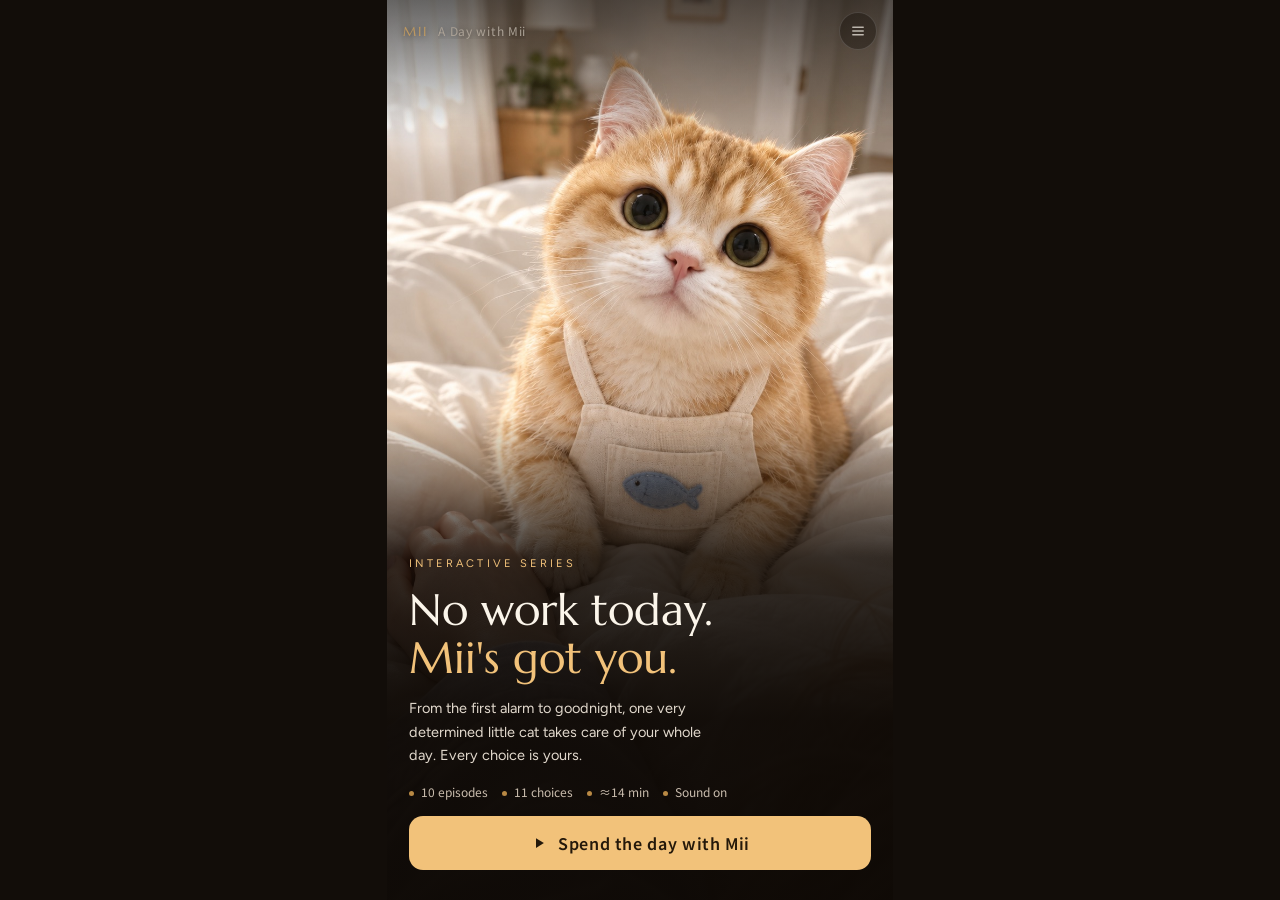
<file: index.html>
<!doctype html>
<html lang="zh-CN">
<head>
<meta charset="utf-8">
<meta name="viewport" content="width=device-width,initial-scale=1,viewport-fit=cover">
<meta name="theme-color" content="#120d09">
<title>A Day with Mii</title>
<link rel="preconnect" href="https://fonts.googleapis.com">
<link rel="stylesheet" href="https://fonts.googleapis.com/css2?family=Marcellus&family=Figtree:wght@400;500;600&family=Noto+Sans+SC:wght@400;500&display=swap">
<link rel="stylesheet" href="style.css?v=40">
</head>
<body class="start">
<div id="stage">
  <div id="films"></div>
  <div class="shade"></div>
  <div id="paused" hidden><div><svg viewBox="0 0 24 24" width="26" height="26" fill="#fff"><path d="M8 5.5v13l10.5-6.5z"/></svg></div></div>
  <header id="top">
    <div class="brand"><b>Mii</b><span id="epName"></span></div>
    <button class="icon" id="menuBtn" aria-label="Menu" aria-expanded="false"><svg viewBox="0 0 24 24" fill="none" stroke="#f2ebe1" stroke-width="1.8" stroke-linecap="round"><path d="M5 7h14M5 12h14M5 17h14"/></svg></button>
  </header>
  <nav id="menu" hidden>
    <div class="lab"><span class="only-zh">选集</span><span class="only-en">Episodes</span></div>
    <div id="epList"></div>
    <div class="sep"></div>
    <button id="mSub" hidden><span>字幕</span><small id="mSubV"></small></button>
    <button id="mBack"><span><span class="only-zh">返回上一个选择</span><span class="only-en">Back to last choice</span></span></button>
    <button id="mRestart"><span><span class="only-zh">从头开始</span><span class="only-en">Start over</span></span></button>
  </nav>
  <div id="thought" hidden></div>
  <aside id="phonePip" hidden><img id="pipImage" alt=""></aside>
  <div id="subs" aria-live="polite"></div>
  <div id="loading" role="status" hidden><span class="spinner"></span><span id="loadingText"></span><button id="retry" hidden></button></div>
  <div id="bar">
    <button class="icon" id="playBtn" aria-label="Pause"><svg viewBox="0 0 24 24" fill="#f2ebe1" id="playIco"><path d="M7 5h3.5v14H7zM13.5 5H17v14h-3.5z"/></svg></button>
    <div id="time" aria-hidden="true">0:00 / 0:00</div>
    <div id="track" role="slider" tabindex="0" aria-label="Progress" aria-valuemin="0" aria-valuemax="100" aria-valuenow="0"><i><b id="fill"></b><s id="knob"></s></i></div>
    <div id="chap"></div>
    <div id="speedWrap"><button id="speedBtn" aria-label="Playback speed" aria-expanded="false">1.0x</button><div id="speedMenu" hidden></div></div>
  </div>
  <button id="headQte" class="headQte" hidden><svg viewBox="0 0 32 32" aria-hidden="true"><path d="M10 17V9a2 2 0 0 1 4 0v7-10a2 2 0 0 1 4 0v10-7a2 2 0 0 1 4 0v8-4a2 2 0 0 1 4 0v9c0 5-4 8-9 8-3 0-5-2-7-4l-5-6a2 2 0 0 1 3-3l3 3"/></svg></button>
  <section id="sheet" aria-label="Your choice">
    <div class="cue" id="cue"></div>
    <div class="cue" id="liveStatus" role="status" hidden></div>
    <div id="opts"></div>
    <form id="say" autocomplete="off">
      <input id="sayIn" maxlength="80" aria-label="Say something to Mii">
      <button id="sayBtn" type="submit" aria-label="Send"><svg viewBox="0 0 24 24" fill="none" stroke="currentColor" stroke-width="2.2" stroke-linecap="round" stroke-linejoin="round"><path d="M5 12h13M13 6l6 6-6 6"/></svg></button>
    </form>
  </section>

  <section class="card" id="startCard">
    <div class="kicker">Interactive Series<span class="only-zh"> · 互动短剧</span></div>
    <h1 class="only-zh">今天不要上班，<br><em>咪养你。</em></h1>
    <h1 class="only-en">No work today. <em>Mii's got you.</em></h1>
    <p class="only-zh">从闹钟响起到晚安，一只认真又有点笨拙的小猫，替你过完这一天。每一个选择，都由你来做。</p>
    <p class="only-en">From the first alarm to goodnight, one very determined little cat takes care of your whole day. Every choice is yours.</p>
    <div class="meta" id="meta"></div>
    <button class="cta" id="startBtn" disabled><svg viewBox="0 0 24 24" width="18" height="18" fill="currentColor"><path d="M8 5.5v13l10.5-6.5z"/></svg><span class="only-zh">和咪过一天</span><span class="only-en">Spend the day with Mii</span></button>
    <button class="cta ghost" id="continueBtn" hidden disabled><span class="only-zh">继续上次的这一天</span><span class="only-en">Continue our day</span></button>
  </section>

  <section class="card" id="epCard" hidden>
    <div class="done" id="epDone"></div>
    <div class="num" id="epNum"></div>
    <div class="t" id="epT"></div>
    <div class="te" id="epTe"></div>
    <button class="cta" id="epGo"><span class="only-zh">继续观看</span><span class="only-en">Continue</span></button>
  </section>

  <section class="card" id="endCard" hidden>
    <div class="kicker"><span class="only-zh">第 10 集 · 完</span><span class="only-en">Good night</span></div>
    <h1 class="only-zh">今天，<br>被<em>咪</em>照顾了一整天。</h1>
    <h1 class="only-en">A whole day, <em>looked after by Mii.</em></h1>
    <ul class="path" id="endPath"></ul>
    <div class="row">
      <button class="cta ghost" id="endBack"><span class="only-zh">换个选择</span><span class="only-en">Change a choice</span></button>
      <button class="cta ghost" id="endEps"><span class="only-zh">选集</span><span class="only-en">Episodes</span></button>
    </div>
    <button class="cta" id="endRestart"><span class="only-zh">再和咪过一天</span><span class="only-en">Spend another day</span></button>
  </section>
  <div id="toast" hidden></div>
</div>
<script type="module" src="app.js?v=original-20261115b"></script>
</body>
</html>
</file>
<file: style.css>
[hidden]{display:none!important}
/* Same layout as the Magnus player: one 9:16 screen, all UI floating on the film. Warm palette for Mii: honey = her fur. */
:root{
  --night:#120d09; --ink:#fbf4e8; --concrete:#ece3d6; --mute:#a99c8d;
  --gold:#f2c27a; --gold-deep:#b98944; --glass:rgba(24,17,11,.62); --line:rgba(242,194,122,.42);
  --display:"Marcellus",Georgia,serif; --body:"Figtree","Helvetica Neue",Arial,"Noto Sans SC","PingFang SC",sans-serif; --zh:"Noto Sans SC","PingFang SC","Hiragino Sans GB",sans-serif;
  color-scheme:dark;
}
html,body{height:100%;margin:0;background:var(--night);color:var(--concrete);font-family:var(--body);overflow:hidden}
*{box-sizing:border-box;-webkit-tap-highlight-color:transparent}
button{font:inherit;color:inherit}
#stage{position:relative;height:100%;max-width:calc(100dvh * 9 / 16);margin:0 auto;overflow:hidden;background:#000 url(cover.jpg) center/cover no-repeat;isolation:isolate}
#films{position:absolute;inset:0}
#films video{position:absolute;inset:0;width:100%;height:100%;object-fit:cover;opacity:0;pointer-events:none;transition:opacity .2s linear}
#films video.active{opacity:1}
.shade{position:absolute;inset:0;pointer-events:none;z-index:2;background:linear-gradient(to bottom,rgba(0,0,0,.45),transparent 16%,transparent 60%,rgba(0,0,0,.66));transition:background .3s}
body.choosing .shade,body.qte .shade{background:linear-gradient(to bottom,rgba(0,0,0,.45),transparent 16%,transparent 34%,rgba(16,10,5,.9))}
#top{position:absolute;left:0;right:0;top:0;z-index:6;display:flex;align-items:center;justify-content:space-between;gap:12px;padding:calc(12px + env(safe-area-inset-top,0px)) max(16px,env(safe-area-inset-right,0px)) 0 max(16px,env(safe-area-inset-left,0px))}
.brand{font-family:var(--display);letter-spacing:.16em;font-size:13px;text-transform:uppercase;color:var(--concrete);display:flex;gap:10px;align-items:baseline;min-width:0;text-shadow:0 1px 6px rgba(0,0,0,.5)}
.brand b{color:var(--gold);font-weight:400}
.brand span{font-family:var(--zh);letter-spacing:.06em;font-size:12px;color:#d8cdbf;white-space:nowrap;overflow:hidden;text-overflow:ellipsis;text-transform:none}
.icon{width:38px;height:38px;border-radius:50%;border:1px solid rgba(255,255,255,.2);background:rgba(20,14,9,.38);display:grid;place-items:center;cursor:pointer;flex:none}
.icon svg{width:18px;height:18px;display:block}
.icon:focus-visible,.opt:focus-visible,.cta:focus-visible,#say button:focus-visible,.ep:focus-visible,.headQte:focus-visible{outline:2px solid var(--gold);outline-offset:2px}
/* subtitles */
#subs{position:absolute;left:0;right:0;z-index:4;bottom:calc(66px + env(safe-area-inset-bottom,0px));padding:0 max(20px,env(safe-area-inset-left,0px));text-align:center;pointer-events:none;display:flex;flex-direction:column;gap:3px}
#subs .zh{font-family:var(--zh);font-size:16px;line-height:1.4;color:#fff;font-weight:500;text-shadow:0 1px 3px rgba(0,0,0,.95),0 0 14px rgba(0,0,0,.55);text-wrap:balance}
#subs .en{font-size:14px;line-height:1.35;color:#f1eadf;text-shadow:0 1px 3px rgba(0,0,0,.9),0 0 12px rgba(0,0,0,.5);text-wrap:balance}
body.en-only #subs .en{font-size:16px;color:#fff;font-weight:500}
#subs .who{font-size:10px;letter-spacing:.2em;color:var(--gold);text-transform:uppercase;text-shadow:0 1px 3px rgba(0,0,0,.9)}
#subs.her .en,#subs.her .zh{color:var(--gold)}
#thought{position:absolute;z-index:4;top:22%;left:8%;right:8%;text-align:center;font-family:var(--zh);font-size:17px;color:#fff;text-shadow:0 1px 5px rgba(0,0,0,.8);pointer-events:none;line-height:1.5}
#phonePip{position:absolute;z-index:4;right:5%;top:12%;width:30%;aspect-ratio:3/4;overflow:hidden;border-radius:14px;border:2px solid rgba(255,255,255,.55);box-shadow:0 4px 18px rgba(0,0,0,.3);pointer-events:none}
#phonePip img{width:100%;height:100%;object-fit:cover}
/* progress */
#bar{position:absolute;left:0;right:0;bottom:0;z-index:5;padding:0 max(16px,env(safe-area-inset-right,0px)) calc(14px + env(safe-area-inset-bottom,0px)) max(16px,env(safe-area-inset-left,0px));display:flex;align-items:center;gap:10px}
#track{flex:1;height:34px;display:flex;align-items:center;cursor:pointer;touch-action:none;-webkit-user-select:none;user-select:none}
#track i{display:block;height:2px;width:100%;background:rgba(255,255,255,.26);position:relative;border-radius:2px}
#track i b{position:absolute;left:0;top:0;bottom:0;background:var(--gold);width:0;border-radius:2px}
#track i s{position:absolute;top:50%;left:0;width:12px;height:12px;margin:-6px 0 0 -6px;border-radius:50%;background:var(--gold);box-shadow:0 0 0 3px rgba(242,194,122,.25);transition:transform .12s}
#track.drag i{height:4px}#track.drag i s{transform:scale(1.35)}
#track:focus-visible{outline:2px solid var(--gold);outline-offset:2px;border-radius:4px}
#chap{font-size:12px;color:#d8cdbf;white-space:nowrap;font-family:var(--zh);font-variant-numeric:tabular-nums;text-shadow:0 1px 4px rgba(0,0,0,.6)}
/* 进度时长：各项目统一为「已播 / 本集总长」，12px 等宽数字，和集数同色 */
#time{font-size:12px;color:#d8cdbf;white-space:nowrap;font-family:var(--body);font-variant-numeric:tabular-nums;letter-spacing:.02em;text-shadow:0 1px 4px rgba(0,0,0,.6)}
body:not(.playing) #bar{display:none}
#paused{position:absolute;inset:0;z-index:3;display:grid;place-items:center;pointer-events:none}
#paused div{width:66px;height:66px;border-radius:50%;background:rgba(0,0,0,.4);border:1px solid rgba(255,255,255,.28);display:grid;place-items:center}
#speedWrap{position:relative;flex:none}
#speedBtn{height:30px;min-width:46px;padding:0 10px;border-radius:999px;border:1px solid rgba(255,255,255,.22);background:rgba(20,14,9,.38);color:var(--concrete);font-size:12px;font-variant-numeric:tabular-nums;cursor:pointer;display:flex;align-items:center;justify-content:center}
#speedBtn:focus-visible,#speedMenu button:focus-visible{outline:2px solid var(--gold);outline-offset:2px}
#speedMenu{position:absolute;right:0;bottom:40px;background:rgba(26,19,13,.97);border:1px solid rgba(255,255,255,.12);border-radius:12px;padding:4px;display:flex;flex-direction:column;min-width:76px;z-index:9}
#speedMenu button{background:none;border:0;border-radius:8px;min-height:36px;padding:0 12px;font-size:13px;cursor:pointer;display:flex;align-items:center;justify-content:center;font-variant-numeric:tabular-nums}
#speedMenu button:hover{background:rgba(255,255,255,.06)}
#speedMenu button.on{color:var(--gold)}
/* loading */
#loading{position:absolute;z-index:10;left:12%;right:12%;top:44%;display:flex;align-items:center;justify-content:center;flex-wrap:wrap;gap:12px;padding:14px 16px;border-radius:14px;background:rgba(20,14,9,.82);border:1px solid rgba(255,255,255,.12);text-align:center;font-size:13.5px;line-height:1.5;font-family:var(--zh);backdrop-filter:blur(10px);-webkit-backdrop-filter:blur(10px)}
.spinner{width:18px;height:18px;border:2px solid rgba(255,255,255,.25);border-top-color:var(--gold);border-radius:50%;animation:spin 1s linear infinite}
@keyframes spin{to{transform:rotate(360deg)}}
#retry{padding:8px 16px;border-radius:10px;border:0;background:var(--gold);color:#24180a;cursor:pointer;font-family:var(--zh)}
/* head-pat QTE */
.headQte{position:absolute;z-index:7;transform:translate(-50%,-50%);width:60px;height:60px;border-radius:50%;border:1.5px solid var(--gold);background:var(--glass);color:var(--gold);backdrop-filter:blur(8px);-webkit-backdrop-filter:blur(8px);box-shadow:0 0 0 6px rgba(242,194,122,.18),0 0 22px rgba(242,194,122,.3);display:grid;place-items:center;cursor:pointer;animation:pat 1.6s ease-in-out infinite;touch-action:manipulation;padding:0}
.headQte svg{width:28px;height:28px;fill:none;stroke:currentColor;stroke-width:1.8;stroke-linecap:round;stroke-linejoin:round}
@keyframes pat{50%{box-shadow:0 0 0 12px rgba(242,194,122,.08),0 0 22px rgba(242,194,122,.3)}}
/* choice sheet */
#sheet{position:absolute;left:0;right:0;bottom:0;z-index:7;padding:0 max(16px,env(safe-area-inset-right,0px)) calc(18px + env(safe-area-inset-bottom,0px)) max(16px,env(safe-area-inset-left,0px));display:flex;flex-direction:column;gap:10px;transform:translateY(12px);opacity:0;transition:opacity .35s ease,transform .35s ease;pointer-events:none}
#sheet.show{opacity:1;transform:none;pointer-events:auto}
#opts{display:flex;flex-direction:column;gap:10px}
.cue{font-size:12.5px;color:#d8cdbf;text-align:center;font-family:var(--zh);line-height:1.5}
.cue .en{display:block;font-family:var(--body);font-style:italic;font-size:11.5px;margin-top:1px}
.opt{display:flex;flex-direction:column;align-items:center;justify-content:center;text-align:center;gap:3px;min-height:56px;padding:11px 16px;border-radius:14px;border:1px solid var(--line);background:var(--glass);backdrop-filter:blur(10px);-webkit-backdrop-filter:blur(10px);cursor:pointer;transition:border-color .2s,transform .12s}
.opt:hover{border-color:var(--gold)}
.opt:active{transform:scale(.985)}
.opt:disabled{opacity:.6;cursor:default}
.opt .zh{font-family:var(--zh);font-size:15px;color:var(--ink);line-height:1.35}
.opt .en{font-size:12px;color:#cdbfa9}
body.en-only .opt .en{font-size:15px;color:var(--ink)}
.opt.hint{border-color:var(--gold);box-shadow:0 0 0 1px var(--gold),0 0 22px rgba(242,194,122,.3)}
#say{display:flex;gap:8px;align-items:center;border-radius:14px;border:1px solid rgba(255,255,255,.18);background:rgba(16,11,7,.55);padding:5px 5px 5px 14px}
#say input{flex:1;min-width:0;background:transparent;border:0;outline:0;color:#fff;font:inherit;font-size:15px;padding:8px 0}
#say input::placeholder{color:#a0968a}
#say button{width:40px;height:40px;border-radius:10px;border:0;background:var(--gold);color:#24180a;display:grid;place-items:center;cursor:pointer;flex:none}
#say button:disabled{background:#3d3630;color:#7d756c}
#say button svg{width:18px;height:18px}
/* full cards */
.card{position:absolute;inset:0;z-index:8;display:flex;flex-direction:column;justify-content:flex-end;gap:16px;padding:calc(40px + env(safe-area-inset-top,0px)) max(22px,env(safe-area-inset-right,0px)) calc(30px + env(safe-area-inset-bottom,0px)) max(22px,env(safe-area-inset-left,0px));background:linear-gradient(to bottom,rgba(14,9,5,.1),rgba(14,9,5,.25) 35%,rgba(14,9,5,.93) 74%)}
.kicker{font-size:11px;letter-spacing:.28em;text-transform:uppercase;color:var(--gold)}
.card h1{font-family:var(--display);font-weight:400;font-size:clamp(32px,9.5vw,44px);line-height:1.08;margin:0;color:#fbf5ea;text-wrap:balance}
.card h1.only-zh{font-family:var(--zh);font-weight:500;font-size:clamp(30px,8.6vw,40px);line-height:1.22;letter-spacing:.02em}
.card h1 em{font-style:normal;color:var(--gold)}
.card p{margin:0;font-size:14.5px;line-height:1.6;color:#e2d9cd;max-width:34ch;font-family:var(--zh)}
.card p.only-en{font-family:var(--body)}
.cta{align-self:stretch;min-height:54px;border-radius:14px;border:0;background:var(--gold);color:#24180a;font-weight:600;font-size:16px;letter-spacing:.04em;cursor:pointer;display:flex;align-items:center;justify-content:center;gap:10px;font-family:var(--zh)}
.cta:disabled{opacity:.55;cursor:wait}
.cta.ghost{background:transparent;border:1px solid rgba(255,255,255,.28);color:#efe9e0;font-weight:500;font-size:14px}
.row{display:grid;grid-template-columns:1fr 1fr;gap:10px}
.meta{display:flex;gap:14px;flex-wrap:wrap;font-size:12px;color:#c9bcad;font-family:var(--zh)}
.meta > span::before{content:"";display:inline-block;width:5px;height:5px;border-radius:50%;background:var(--gold-deep);margin-right:7px;vertical-align:middle}
#startCard{background:linear-gradient(to bottom,rgba(14,9,5,.3),transparent 14%,transparent 46%,rgba(14,9,5,.8) 62%,rgba(14,9,5,.96) 80%)}
#epCard{justify-content:center;align-items:center;text-align:center;background:rgba(14,9,5,.72);backdrop-filter:blur(3px);-webkit-backdrop-filter:blur(3px)}
#epCard .num{font-family:var(--display);font-size:13px;letter-spacing:.4em;color:var(--gold)}
#epCard .t{font-family:var(--zh);font-size:28px;color:#fff;letter-spacing:.1em;text-wrap:balance}
#epCard .te{font-family:var(--display);font-size:15px;letter-spacing:.12em;color:#d9cdb8}
#epCard .done{font-family:var(--zh);font-size:13px;color:var(--mute)}
#epCard .cta{align-self:center;width:min(280px,100%);margin-top:10px}
.path{list-style:none;margin:0;padding:0;display:flex;flex-direction:column;gap:6px;font-size:13px;color:#ddd3c6;font-family:var(--zh);max-height:30vh;overflow:auto}
.path li{display:flex;gap:10px;align-items:baseline}
.path li b{font-weight:500;color:var(--gold);font-size:11px;letter-spacing:.1em;min-width:26px;font-family:var(--body)}
/* menu */
#menu{position:absolute;z-index:9;top:calc(58px + env(safe-area-inset-top,0px));right:max(16px,env(safe-area-inset-right,0px));width:min(270px,calc(100% - 32px));background:rgba(26,19,13,.97);border:1px solid rgba(255,255,255,.12);border-radius:14px;padding:6px;display:flex;flex-direction:column;max-height:72vh;overflow:auto}
#menu button{background:none;border:0;text-align:left;padding:10px 12px;border-radius:9px;font-size:14px;cursor:pointer;display:flex;justify-content:space-between;align-items:center;gap:10px;min-height:44px;width:100%;font-family:var(--zh)}
#menu > button{justify-content:center;text-align:center}
#menu button:hover{background:rgba(255,255,255,.06)}
#menu button small{color:var(--mute);font-variant-numeric:tabular-nums}
#menu .ep.current{background:rgba(242,194,122,.12)}
#menu .sep{height:1px;background:rgba(255,255,255,.08);margin:4px 8px}
#menu .lab{text-align:center;font-size:11px;letter-spacing:.2em;color:var(--mute);padding:8px 12px 4px;text-transform:uppercase}
.ep b{color:var(--gold);font-weight:500;font-family:var(--body);font-size:12px;letter-spacing:.06em;display:inline-block;min-width:36px;font-variant-numeric:tabular-nums}
#toast{position:absolute;z-index:10;left:50%;top:calc(64px + env(safe-area-inset-top,0px));transform:translateX(-50%);background:rgba(0,0,0,.75);border:1px solid rgba(255,255,255,.14);padding:8px 14px;border-radius:999px;font-size:12.5px;white-space:nowrap;font-family:var(--zh)}
@media (prefers-reduced-motion:reduce){*{transition:none!important;animation:none!important}}
body.en-only .zh,body.en-only .only-zh{display:none!important}
body:not(.en-only) .only-en{display:none!important}
body.sub-en #subs .zh,body.sub-en #sheet .zh{display:none!important}
body.sub-en:not(.en-only) .opt .en{font-size:15px;color:var(--ink)}
</file>
